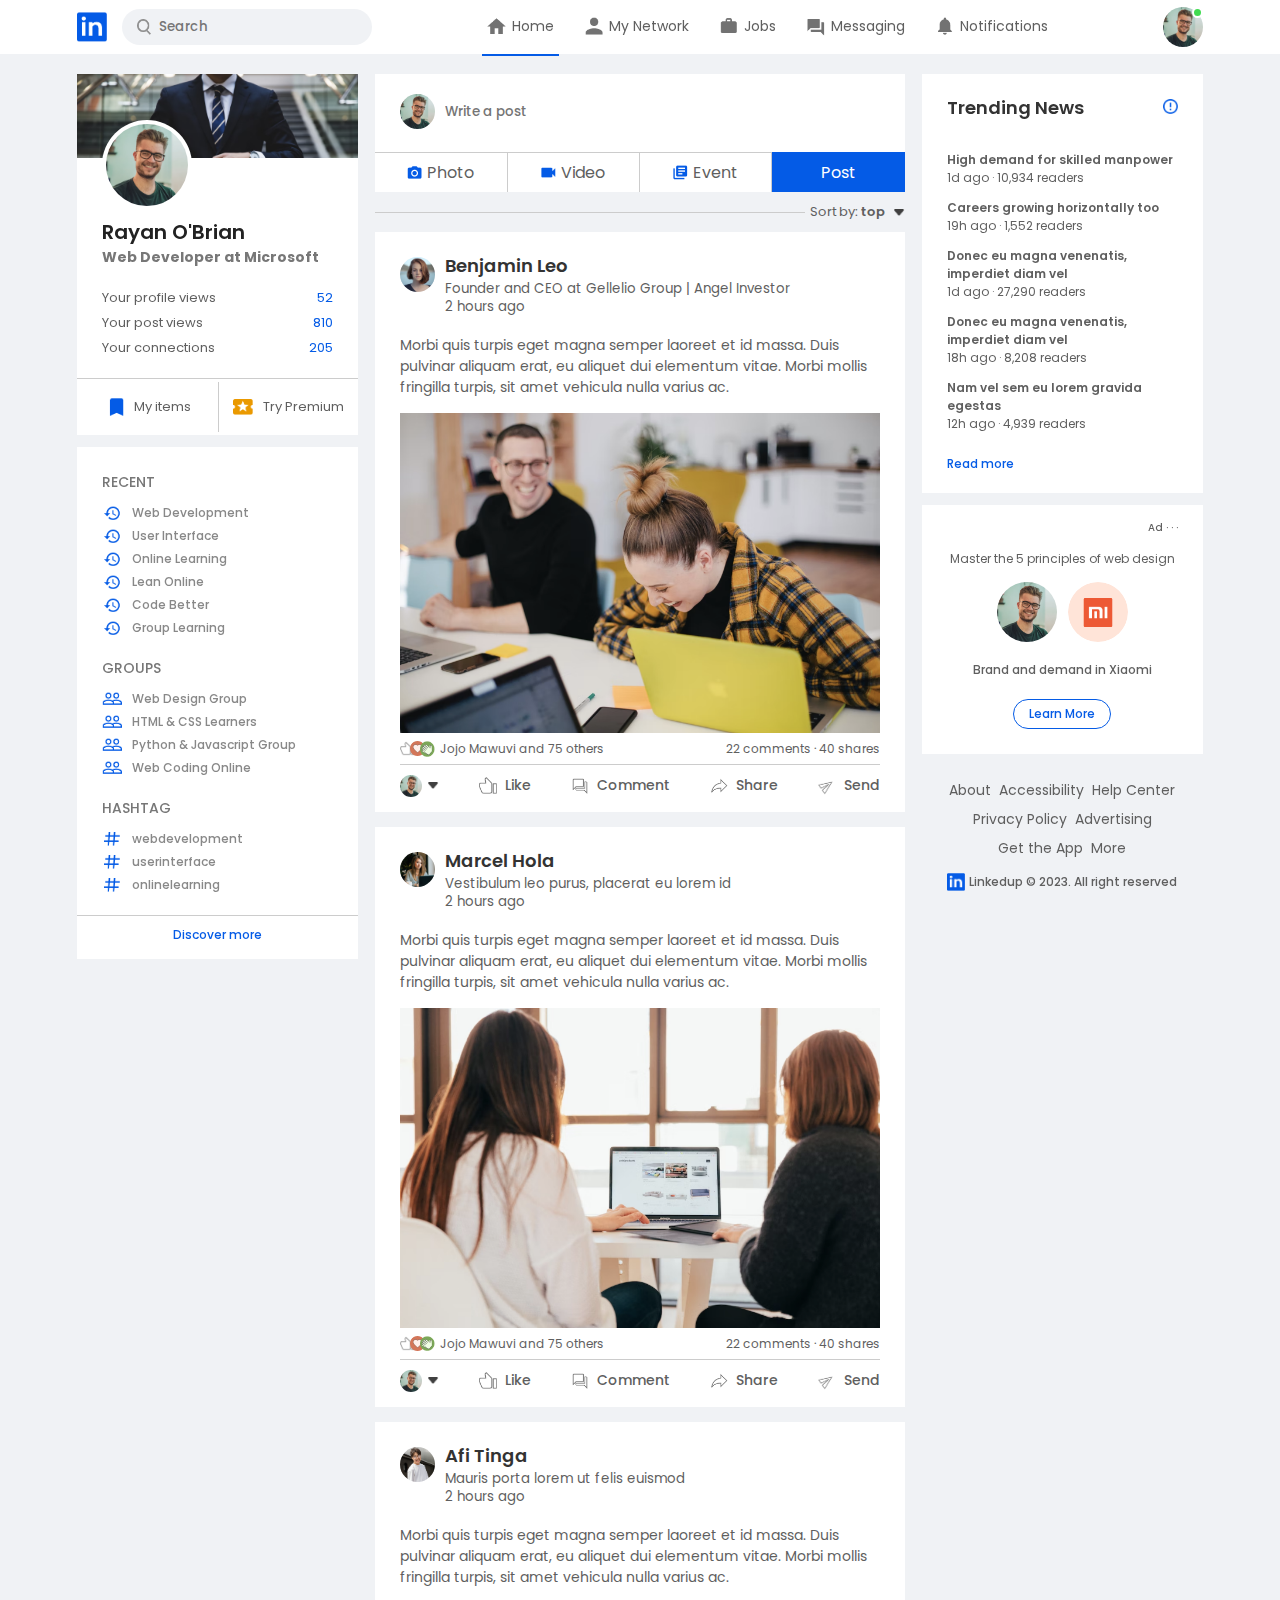
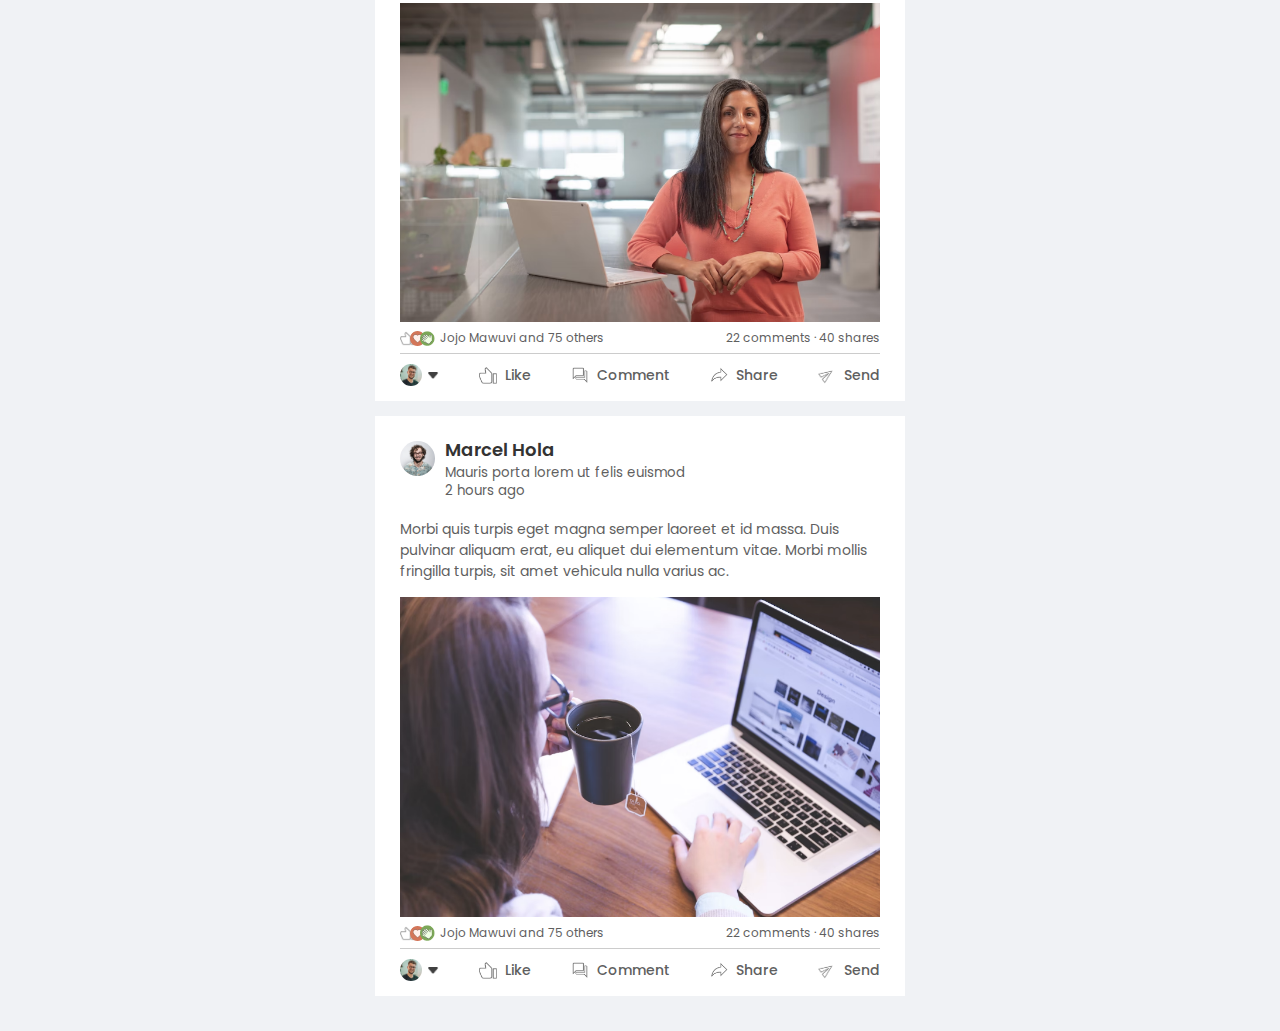
<file: index.html>
<!DOCTYPE html>
<html lang="en">
<head>
    <meta charset="UTF-8">
    <meta http-equiv="X-UA-Compatible" content="IE=edge">
    <meta name="viewport" content="width=device-width, initial-scale=1.0">
    <title>Social Media for Pro</title>
    <link rel="stylesheet" href="style.css">
</head>
<body>
    
    <nav class="navbar">
        <div class="navbar-left">
            <a href="index.html" class="logo"><img src="images/logo.png"></a>

            <div class="search-box">
                <img src="images/search.png">
                <input type="text" placeholder="Search">
            </div>

        </div>
        <div class="navbar-center">
            <ul>
                <li><a href="#" class="active-link"><img src="images/home.png"><span>Home</span></a></li>
                <li><a href="#"><img src="images/network.png"><span>My Network</span></a></li>
                <li><a href="#"><img src="images/jobs.png"><span>Jobs</span></a></li>
                <li><a href="#"><img src="images/message.png"><span>Messaging</span></a></li>
                <li><a href="#"><img src="images/notification.png"><span>Notifications</span></a></li>
            </ul>
        </div>
        <div class="navbar-right">
            <div class="online">
                <img src="images/user-1.png" class="nav-profile-img" onclick="toggleMenu()">
            </div>
        </div>

     <!-- -----------------profile-dropdown-menu------------- -->    
        <div class="profile-menu-wrap" id="profileMenu">
            <div class="profile-menu">
                <div class="user-info">
                    <img src="images/user-1.png">
                    <div>
                        <h3>Rayan O'Brian</h3>
                        <a href="profile.html">See your profile</a>
                    </div>
                </div>
                <hr>
                <a href="#" class="profile-menu-link">
                    <img src="images/feedback.png">
                    <p>Give Feedback</p>
                    <span>></span>
                </a>
                <a href="#" class="profile-menu-link">
                    <img src="images/setting.png">
                    <p>Setting & Privacy</p>
                    <span>></span>
                </a>
                <a href="#" class="profile-menu-link">
                    <img src="images/help.png">
                    <p>Help & Support</p>
                    <span>></span>
                </a>
                <a href="#" class="profile-menu-link">
                    <img src="images/display.png">
                    <p>Display & Accessibility</p>
                    <span>></span>
                </a>
                <a href="#" class="profile-menu-link">
                    <img src="images/logout.png">
                    <p>Logout</p>
                    <span>></span>
                </a>
            </div>
        </div>

    </nav>

    <!-- -----------------navbar end------------- -->

    <div class="container">
        <!-- -----------------left-sidebar------------- -->
        <div class="left-sidebar">
            <div class="sidebar-profile-box">
                <img src="images/cover-pic.png" width="100%">
                <div class="sidebar-profile-info">
                    <img src="images/user-1.png">
                    <h1>Rayan O'Brian</h1>
                    <h3>Web Developer at Microsoft</h3>
                    <ul>
                        <li>Your profile views <span>52</span></li>
                        <li>Your post views <span>810</span></li>
                        <li>Your connections <span>205</span></li>
                    </ul>
                </div>
                <div class="sidebar-profile-link">
                    <a href="#"><img src="images/items.png">My items</a>
                    <a href="#"><img src="images/premium.png">Try Premium</a>
                </div>
            </div>
            <div class="sidebar-activity" id="sidebarActivity">
                <h3>RECENT</h3>
                <a href="#"><img src="images/recent.png">Web Development</a>
                <a href="#"><img src="images/recent.png">User Interface</a>
                <a href="#"><img src="images/recent.png">Online Learning</a>
                <a href="#"><img src="images/recent.png">Lean Online</a>
                <a href="#"><img src="images/recent.png">Code Better</a>
                <a href="#"><img src="images/recent.png">Group Learning</a>
                <h3>GROUPS</h3>
                <a href="#"><img src="images/group.png">Web Design Group</a>
                <a href="#"><img src="images/group.png">HTML & CSS Learners</a>
                <a href="#"><img src="images/group.png">Python & Javascript Group</a>
                <a href="#"><img src="images/group.png">Web Coding Online</a>
                <h3>HASHTAG</h3>
                <a href="#"><img src="images/hashtag.png">webdevelopment</a>
                <a href="#"><img src="images/hashtag.png">userinterface</a>
                <a href="#"><img src="images/hashtag.png">onlinelearning</a>
                <div class="discover-more-link">
                    <a href="#">Discover more</a>
                </div>
            </div>
            <p id="showMoreLink" onclick="toggleActivity()">Show more <b>+</b></p>
        </div>
        <!-- -----------------main-content------------- -->
        <div class="main-content">
            <div class="create-post">
                <div class="create-post-input">
                    <img src="images/user-1.png">
                    <textarea rows="2" placeholder="Write a post"></textarea>
                </div>
                <div class="create-post-links">
                    <li><img src="images/photo.png">Photo</li>
                    <li><img src="images/video.png">Video</li>
                    <li><img src="images/event.png">Event</li>
                    <li>Post</li>
                </div>
            </div>
            <div class="sort-by">
                <hr>
                <p>Sort by: <span>top <img src="images/down-arrow.png"></span></p>
            </div>
            <div class="post">
                <div class="post-author">
                    <img src="images/user-3.png">
                    <div>
                        <h2>Benjamin Leo</h2>
                        <small>Founder and CEO at Gellelio Group | Angel Investor</small>
                        <small>2 hours ago</small>
                    </div>
                </div>
                <p>Morbi quis turpis eget magna semper laoreet et id massa. Duis pulvinar aliquam erat, 
                    eu aliquet dui elementum vitae. 
                    Morbi mollis fringilla turpis, sit amet vehicula nulla varius ac.
                </p>
                <img src="images/post-image-1.png" width="100%">
                <div class="post-stats">
                    <div>
                        <img src="images/thumbsup.png">
                        <img src="images/love.png">
                        <img src="images/clap.png">
                        <span class="liked-users">Jojo Mawuvi and 75 others</span>
                    </div>
                    <div>
                        <span>22 comments &middot; 40 shares</span>
                    </div>
                </div>
                <div class="post-activity">
                    <div>
                        <img src="images/user-1.png" class="post-activity-user-icon">
                        <img src="images/down-arrow.png" class="post-activity-arrow-icon">
                    </div>
                    <div class="post-activity-links">
                        <img src="images/like.png">
                        <span>Like</span>
                    </div>
                    <div class="post-activity-links">
                        <img src="images/comment.png">
                        <span>Comment</span>
                    </div>
                    <div class="post-activity-links">
                        <img src="images/share.png">
                        <span>Share</span>
                    </div>
                    <div class="post-activity-links">
                        <img src="images/send.png">
                        <span>Send</span>
                    </div>
                </div>
            </div>
            <div class="post">
                <div class="post-author">
                    <img src="images/user-4.png">
                    <div>
                        <h2>Marcel Hola</h2>
                        <small> Vestibulum leo purus, placerat eu lorem id</small>
                        <small>2 hours ago</small>
                    </div>
                </div>
                <p>Morbi quis turpis eget magna semper laoreet et id massa. Duis pulvinar aliquam erat, 
                    eu aliquet dui elementum vitae. 
                    Morbi mollis fringilla turpis, sit amet vehicula nulla varius ac.
                </p>
                <img src="images/post-image-2.png" width="100%">
                <div class="post-stats">
                    <div>
                        <img src="images/thumbsup.png">
                        <img src="images/love.png">
                        <img src="images/clap.png">
                        <span class="liked-users">Jojo Mawuvi and 75 others</span>
                    </div>
                    <div>
                        <span>22 comments &middot; 40 shares</span>
                    </div>
                </div>
                <div class="post-activity">
                    <div>
                        <img src="images/user-1.png" class="post-activity-user-icon">
                        <img src="images/down-arrow.png" class="post-activity-arrow-icon">
                    </div>
                    <div class="post-activity-links">
                        <img src="images/like.png">
                        <span>Like</span>
                    </div>
                    <div class="post-activity-links">
                        <img src="images/comment.png">
                        <span>Comment</span>
                    </div>
                    <div class="post-activity-links">
                        <img src="images/share.png">
                        <span>Share</span>
                    </div>
                    <div class="post-activity-links">
                        <img src="images/send.png">
                        <span>Send</span>
                    </div>
                </div>
            </div>
            <div class="post">
                <div class="post-author">
                    <img src="images/user-5.png">
                    <div>
                        <h2>Afi Tinga</h2>
                        <small>Mauris porta lorem ut felis euismod</small>
                        <small>2 hours ago</small>
                    </div>
                </div>
                <p>Morbi quis turpis eget magna semper laoreet et id massa. Duis pulvinar aliquam erat, 
                    eu aliquet dui elementum vitae. 
                    Morbi mollis fringilla turpis, sit amet vehicula nulla varius ac.
                </p>
                <img src="images/post-image-3.png" width="100%">
                <div class="post-stats">
                    <div>
                        <img src="images/thumbsup.png">
                        <img src="images/love.png">
                        <img src="images/clap.png">
                        <span class="liked-users">Jojo Mawuvi and 75 others</span>
                    </div>
                    <div>
                        <span>22 comments &middot; 40 shares</span>
                    </div>
                </div>
                <div class="post-activity">
                    <div>
                        <img src="images/user-1.png" class="post-activity-user-icon">
                        <img src="images/down-arrow.png" class="post-activity-arrow-icon">
                    </div>
                    <div class="post-activity-links">
                        <img src="images/like.png">
                        <span>Like</span>
                    </div>
                    <div class="post-activity-links">
                        <img src="images/comment.png">
                        <span>Comment</span>
                    </div>
                    <div class="post-activity-links">
                        <img src="images/share.png">
                        <span>Share</span>
                    </div>
                    <div class="post-activity-links">
                        <img src="images/send.png">
                        <span>Send</span>
                    </div>
                </div>
            </div>
            <div class="post">
                <div class="post-author">
                    <img src="images/user-2.png">
                    <div>
                        <h2>Marcel Hola</h2>
                        <small>Mauris porta lorem ut felis euismod</small>
                        <small>2 hours ago</small>
                    </div>
                </div>
                <p>Morbi quis turpis eget magna semper laoreet et id massa. Duis pulvinar aliquam erat, 
                    eu aliquet dui elementum vitae. 
                    Morbi mollis fringilla turpis, sit amet vehicula nulla varius ac.
                </p>
                <img src="images/post-image-4.png" width="100%">
                <div class="post-stats">
                    <div>
                        <img src="images/thumbsup.png">
                        <img src="images/love.png">
                        <img src="images/clap.png">
                        <span class="liked-users">Jojo Mawuvi and 75 others</span>
                    </div>
                    <div>
                        <span>22 comments &middot; 40 shares</span>
                    </div>
                </div>
                <div class="post-activity">
                    <div>
                        <img src="images/user-1.png" class="post-activity-user-icon">
                        <img src="images/down-arrow.png" class="post-activity-arrow-icon">
                    </div>
                    <div class="post-activity-links">
                        <img src="images/like.png">
                        <span>Like</span>
                    </div>
                    <div class="post-activity-links">
                        <img src="images/comment.png">
                        <span>Comment</span>
                    </div>
                    <div class="post-activity-links">
                        <img src="images/share.png">
                        <span>Share</span>
                    </div>
                    <div class="post-activity-links">
                        <img src="images/send.png">
                        <span>Send</span>
                    </div>
                </div>
            </div>
        </div>
        <!-- -----------------right-sidebar------------- -->
        <div class="right-sidebar">
            <div class="sidebar-news">
                <img src="images/more.png" class="info-icon">
                <h3>Trending News</h3>
                <a href="#">High demand for skilled manpower</a>
                <span>1d ago &middot; 10,934 readers</span>

                <a href="#">Careers growing horizontally too</a>
                <span>19h ago &middot; 1,552 readers</span>

                <a href="#">Donec eu magna venenatis, imperdiet diam vel</a>
                <span>1d ago &middot; 27,290 readers</span>

                <a href="#">Donec eu magna venenatis, imperdiet diam vel</a>
                <span>18h ago &middot; 8,208 readers</span>

                <a href="#">Nam vel sem eu lorem gravida egestas</a>
                <span>12h ago &middot; 4,939 readers</span>

                <a href="#" class="read-more-link">Read more</a>
            </div>
            <div class="sidebar-ad">
                <small>Ad &middot; &middot; &middot;</small>
                <p>Master the 5 principles of web design</p>
                <div>
                    <img src="images/user-1.png">
                    <img src="images/mi-logo.png">
                </div>
                <b>Brand and demand in Xiaomi</b>
                <a href="#" class="ad-link">Learn More</a>
            </div>

            <div class="sidebar-useful-links">
                <a href="#">About</a>
                <a href="#">Accessibility</a>
                <a href="#">Help Center</a>
                <a href="#">Privacy Policy</a>
                <a href="#">Advertising</a>
                <a href="#">Get the App</a>
                <a href="#">More</a>

                <div class="copyright-msg">
                    <img src="images/logo.png">
                    <p>Linkedup &#169; 2023. All right reserved</p>
                </div>
            </div>
        </div>
    </div>

<script>
    let profileMenu = document.getElementById("profileMenu");

    function toggleMenu(){
        profileMenu.classList.toggle("open-menu");
    }
</script>

<script>
    let sidebarActivity =  document.getElementById("sidebarActivity");
    let moreLink =  document.getElementById("showMoreLink");

    function toggleActivity(){
        sidebarActivity.classList.toggle("open-activity");

        if(sidebarActivity.classList.contains("open-activity")){
            moreLink.innerHTML = "Show Less <b>-</b>";
        }else{
            moreLink.innerHTML = "Show More <b>+</b>";
        }
    }
</script>

</body>
</html>
</file>
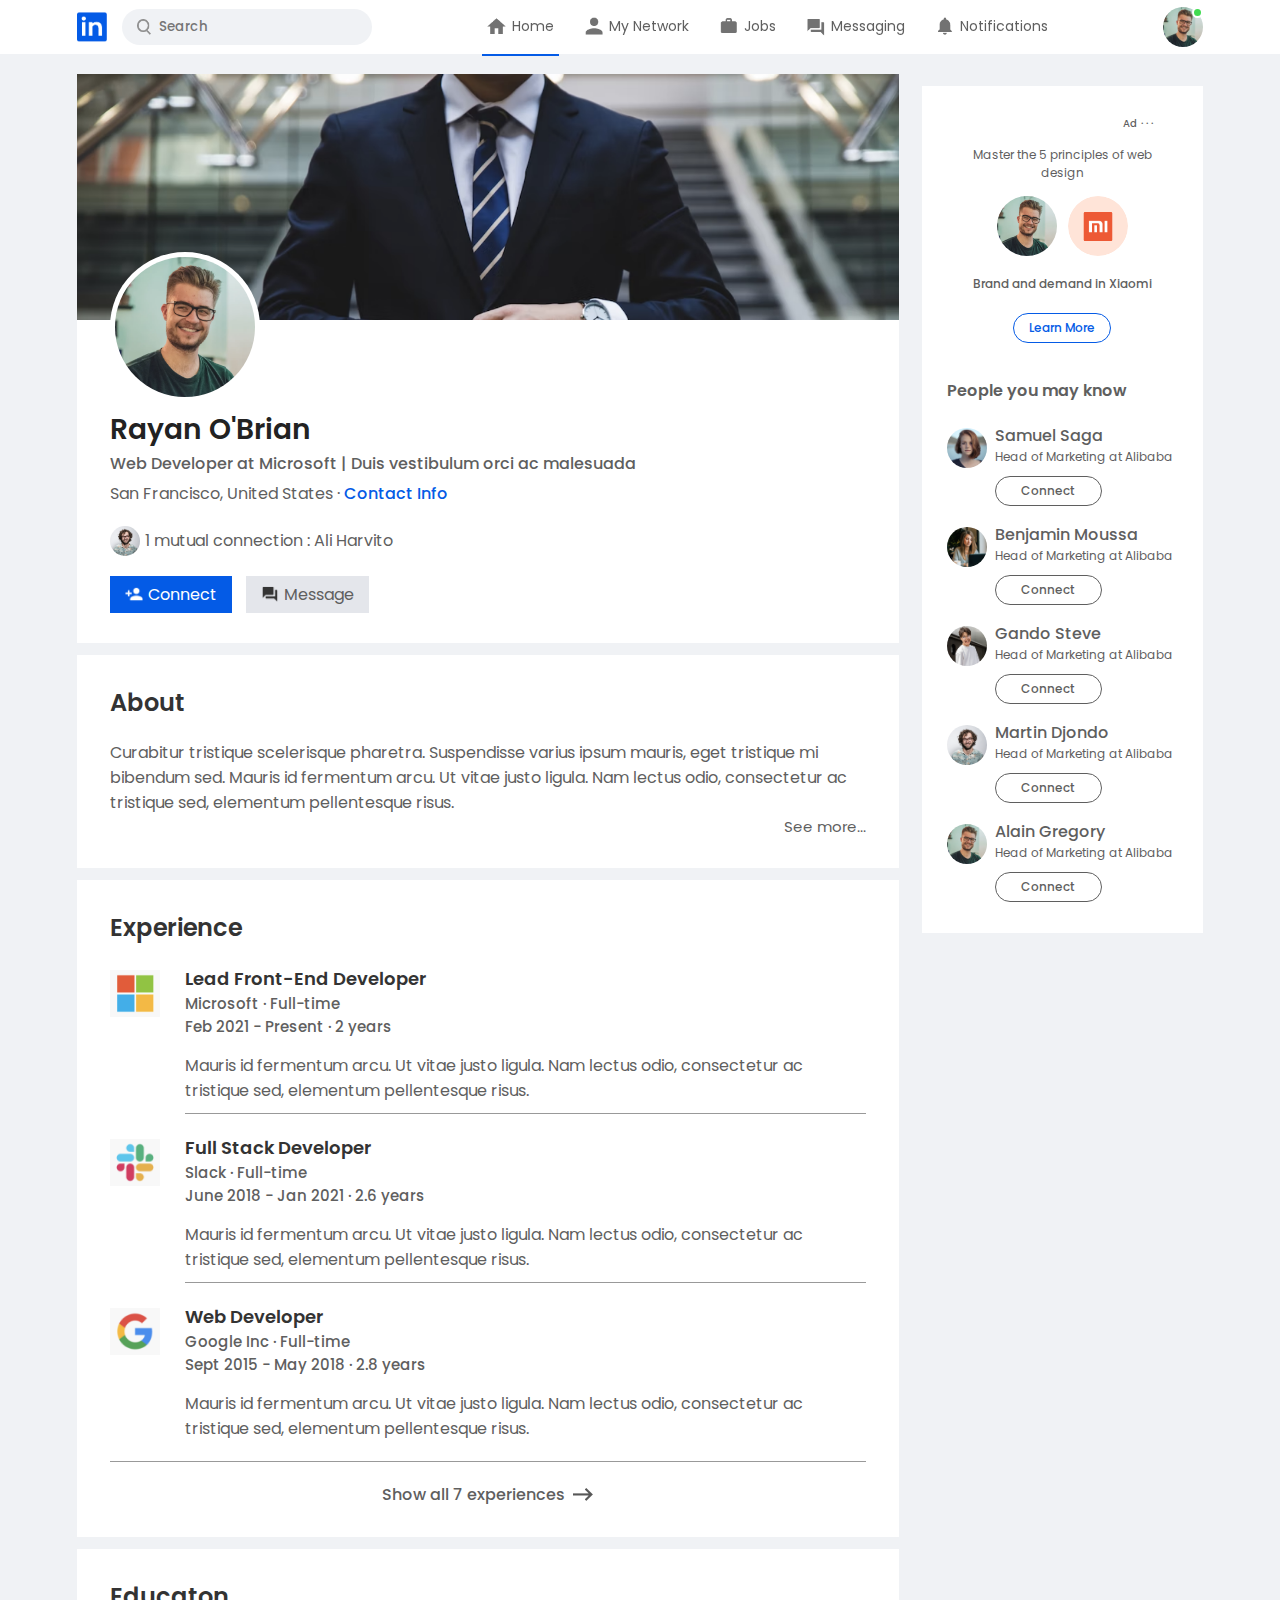
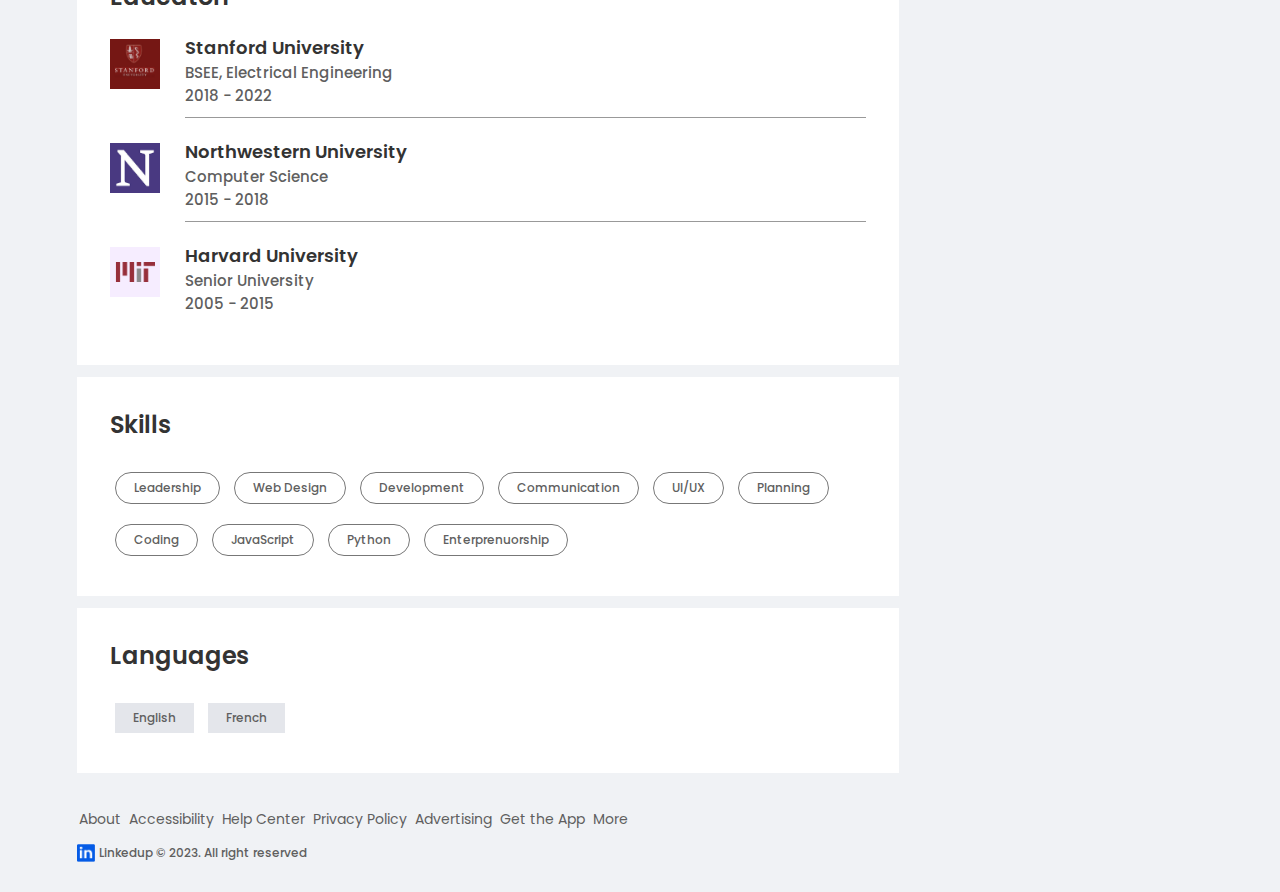
<file: profile.html>
<!DOCTYPE html>
<html lang="en">
<head>
    <meta charset="UTF-8">
    <meta http-equiv="X-UA-Compatible" content="IE=edge">
    <meta name="viewport" content="width=device-width, initial-scale=1.0">
    <title>Profile - Social Media for Pro</title>
    <link rel="stylesheet" href="style.css">
</head>
<body>
    
    <nav class="navbar">
        <div class="navbar-left">
            <a href="index.html" class="logo"><img src="images/logo.png"></a>

            <div class="search-box">
                <img src="images/search.png">
                <input type="text" placeholder="Search">
            </div>

        </div>
        <div class="navbar-center">
            <ul>
                <li><a href="#" class="active-link"><img src="images/home.png"><span>Home</span></a></li>
                <li><a href="#"><img src="images/network.png"><span>My Network</span></a></li>
                <li><a href="#"><img src="images/jobs.png"><span>Jobs</span></a></li>
                <li><a href="#"><img src="images/message.png"><span>Messaging</span></a></li>
                <li><a href="#"><img src="images/notification.png"><span>Notifications</span></a></li>
            </ul>
        </div>
        <div class="navbar-right">
            <div class="online">
                <img src="images/user-1.png" class="nav-profile-img" onclick="toggleMenu()">
            </div>
        </div>

     <!-- -----------------profile-dropdown-menu------------- -->    
        <div class="profile-menu-wrap" id="profileMenu">
            <div class="profile-menu">
                <div class="user-info">
                    <img src="images/user-1.png">
                    <div>
                        <h3>Rayan O'Brian</h3>
                        <a href="profile.html">See your profile</a>
                    </div>
                </div>
                <hr>
                <a href="#" class="profile-menu-link">
                    <img src="images/feedback.png">
                    <p>Give Feedback</p>
                    <span>></span>
                </a>
                <a href="#" class="profile-menu-link">
                    <img src="images/setting.png">
                    <p>Setting & Privacy</p>
                    <span>></span>
                </a>
                <a href="#" class="profile-menu-link">
                    <img src="images/help.png">
                    <p>Help & Support</p>
                    <span>></span>
                </a>
                <a href="#" class="profile-menu-link">
                    <img src="images/display.png">
                    <p>Display & Accessibility</p>
                    <span>></span>
                </a>
                <a href="#" class="profile-menu-link">
                    <img src="images/logout.png">
                    <p>Logout</p>
                    <span>></span>
                </a>
            </div>
        </div>

    </nav>

    <!-- -----------------navbar end------------- -->

    <div class="container">
        <div class="profile-main">
            <div class="profile-container">
                <img src="images/cover-pic.png" width="100%">
                <div class="profile-container-inner">
                    <img src="images/user-1.png" class="profile-pic">
                    <h2>Rayan O'Brian</h2>
                    <b>Web Developer at Microsoft | Duis vestibulum orci ac malesuada</b>
                    <p>San Francisco, United States &middot; <a href="#">Contact Info</a></p>
                    <div class="mutual-connection">
                        <img src="images/user-2.png">
                        <span>1 mutual connection : Ali Harvito</span>
                    </div>
                    <div class="profile-btn">
                        <a href="#" class="primary-btn"><img src="images/connect.png">Connect</a>
                        <a href="#"><img src="images/chat.png">Message</a>
                    </div>
                </div>
            </div>
            <div class="profile-description">
                <h2>About</h2>
                <p>Curabitur tristique scelerisque pharetra. Suspendisse varius ipsum mauris, eget tristique mi bibendum sed. 
                    Mauris id fermentum arcu. Ut vitae justo ligula. 
                    Nam lectus odio, consectetur ac tristique sed, elementum pellentesque risus.</p>
                    <a href="#" class="see-more-link">See more...</a>
            </div>
            <div class="profile-description">
                <h2>Experience</h2>
                <div class="profile-desc-row">
                    <img src="images/microsoft.png">
                    <div>
                        <h3>Lead Front-End Developer</h3>
                        <b>Microsoft &middot; Full-time</b>
                        <b>Feb 2021 - Present &middot; 2 years</b>
                        <p>Mauris id fermentum arcu. Ut vitae justo ligula. 
                            Nam lectus odio, consectetur ac tristique sed, elementum pellentesque risus.</p>
                        <hr>
                    </div>
                </div>
                <div class="profile-desc-row">
                    <img src="images/slack.png">
                    <div>
                        <h3>Full Stack Developer</h3>
                        <b>Slack &middot; Full-time</b>
                        <b>June 2018 - Jan 2021 &middot; 2.6 years</b>
                        <p>Mauris id fermentum arcu. Ut vitae justo ligula. 
                            Nam lectus odio, consectetur ac tristique sed, elementum pellentesque risus.</p>
                        <hr>
                    </div>
                </div>
                <div class="profile-desc-row">
                    <img src="images/google.png">
                    <div>
                        <h3>Web Developer</h3>
                        <b>Google Inc &middot; Full-time</b>
                        <b>Sept 2015 - May 2018 &middot; 2.8 years</b>
                        <p>Mauris id fermentum arcu. Ut vitae justo ligula. 
                            Nam lectus odio, consectetur ac tristique sed, elementum pellentesque risus.</p>
                    </div>
                </div>
                <hr>
                <a href="#" class="experience-link">Show all 7 experiences <img src="images/right-arrow.png"></a>
            </div>
            <div class="profile-description">
                <h2>Educaton</h2>
                <div class="profile-desc-row">
                    <img src="images/stanford.png">
                    <div>
                        <h3>Stanford University</h3>
                        <b>BSEE, Electrical Engineering</b>
                        <b>2018 - 2022</b>
                        <hr>
                    </div>
                </div>
                <div class="profile-desc-row">
                    <img src="images/north.png">
                    <div>
                        <h3>Northwestern University</h3>
                        <b>Computer Science</b>
                        <b>2015 - 2018</b>
                        <hr>
                    </div>
                </div>
                <div class="profile-desc-row">
                    <img src="images/mit.png">
                    <div>
                        <h3>Harvard University</h3>
                        <b>Senior University</b>
                        <b>2005 - 2015</b>
                    </div>
                </div>
            </div>
            <div class="profile-description">
                <h2>Skills</h2>
                <a href="#" class="Skills-btn">Leadership</a>
                <a href="#" class="Skills-btn">Web Design</a>
                <a href="#" class="Skills-btn">Development</a>
                <a href="#" class="Skills-btn">Communication</a>
                <a href="#" class="Skills-btn">UI/UX</a>
                <a href="#" class="Skills-btn">Planning</a>
                <a href="#" class="Skills-btn">Coding</a>
                <a href="#" class="Skills-btn">JavaScript</a>
                <a href="#" class="Skills-btn">Python</a>
                <a href="#" class="Skills-btn">Enterprenuorship</a>
            </div>
            <div class="profile-description">
                <h2>Languages</h2>
                <a href="#" class="language-btn">English</a>
                <a href="#" class="language-btn">French</a>
            </div>
        </div>

        <!-- ----------------------------profile-sidebar------------------------ -->
        <div class="profile-sidebar">
            <div class="sidebar-ad">
                <small>Ad &middot; &middot; &middot;</small>
                <p>Master the 5 principles of web design</p>
                <div>
                    <img src="images/user-1.png">
                    <img src="images/mi-logo.png">
                </div>
                <b>Brand and demand in Xiaomi</b>
                <a href="#" class="ad-link">Learn More</a>
            </div>

            <div class="sidebar-people">
                <h3>People you may know</h3>
                <div class="sidebar-people-row">
                    <img src="images/user-3.png">
                    <div>
                        <h2>Samuel Saga</h2>
                        <p>Head of Marketing at Alibaba</p>
                        <a href="#">Connect</a>
                    </div>
                </div>
                <div class="sidebar-people-row">
                    <img src="images/user-4.png">
                    <div>
                        <h2>Benjamin Moussa</h2>
                        <p>Head of Marketing at Alibaba</p>
                        <a href="#">Connect</a>
                    </div>
                </div>
                <div class="sidebar-people-row">
                    <img src="images/user-5.png">
                    <div>
                        <h2>Gando Steve</h2>
                        <p>Head of Marketing at Alibaba</p>
                        <a href="#">Connect</a>
                    </div>
                </div>
                <div class="sidebar-people-row">
                    <img src="images/user-2.png">
                    <div>
                        <h2>Martin Djondo</h2>
                        <p>Head of Marketing at Alibaba</p>
                        <a href="#">Connect</a>
                    </div>
                </div>
                <div class="sidebar-people-row">
                    <img src="images/user-1.png">
                    <div>
                        <h2>Alain Gregory</h2>
                        <p>Head of Marketing at Alibaba</p>
                        <a href="#">Connect</a>
                    </div>
                </div>
            </div>
        </div>
    </div>

  <div class="profile-footer">
    <div class="sidebar-useful-links">
        <a href="#">About</a>
        <a href="#">Accessibility</a>
        <a href="#">Help Center</a>
        <a href="#">Privacy Policy</a>
        <a href="#">Advertising</a>
        <a href="#">Get the App</a>
        <a href="#">More</a>

        <div class="copyright-msg">
            <img src="images/logo.png">
            <p>Linkedup &#169; 2023. All right reserved</p>
        </div>
    </div>
  </div>

<script>
    let profileMenu = document.getElementById("profileMenu");

    function toggleMenu(){
        profileMenu.classList.toggle("open-menu");
    }
</script>

</body>
</html>
</file>
<file: style.css>
@import url('https://fonts.googleapis.com/css2?family=Poppins:ital,wght@0,400;0,500;0,600;0,700;1,400&display=swap');

*{
    margin: 0;
    padding: 0;
    font-family: 'Poppins', sans-serif;
    box-sizing: border-box;
}
body{
    background: #f0f2f5;
    color: #5f5f5f;
}
a{
    text-decoration: none;
    color: #5f5f5f;
}
.navbar{
    display: flex;
    align-items: center;
    justify-content: space-between;
    background: #fff;
    padding: 6px 6%;
    position: sticky;
    top: 0;
    z-index: 100;
    box-shadow: 0 5px 10px, rgba(0, 0, 0, 0.1);
}
.logo img{
    width: 30px;
    margin-right: 15px;
    display: block;
}
.navbar-center ul li{
    display: inline-block;
    list-style: none;
}
.navbar-center ul li a{
    display: flex;
    align-items: center;
    font-size: 14px;
    margin: 5px 8px;
    padding-right: 5px;
    position: relative;
}
.navbar-center ul li a img{
    width: 30px;
}
.navbar-center ul li a::after{
    content: '';
    width: 0;
    height: 2px;
    background: #045be6;
    position: absolute;
    bottom: -15px;
    transition: width 0.3s;
}
.navbar-center ul li a:hover::after,
.navbar-center ul li a.active-link::after
{
    width: 100%;
}
.nav-profile-img{
    width: 40px;
    border-radius: 50%;
    display: block;
    cursor: pointer;
    position: relative;
}
.online{
    position: relative;
}
.online::after{
    content: '';
    width: 7px;
    height: 7px;
    border: 2px solid #fff;
    border-radius: 50%;
    right: 0px; 
    top: 0px;
    background: #41db51;
    position: absolute;
}
.search-box{
    background: #f0f2f5;
    width: 250px;
    border-radius: 20px;
    display: flex;
    align-items: center;
    padding: 0 15px;
}
.navbar-left{
    display: flex;
    align-items: center;
}
.search-box img{
    width: 14px;
}
.search-box input{
    width: 100%;
    background: transparent;
    padding: 8px;
    outline: none;
    border: 0;
}

/* -----------------navbar end--------------- */

.container{
    padding: 20px 6%;
    display: flex;
    flex-wrap: wrap;
    justify-content: space-between;
}

/* -----------------left-sidebar--------------- */
.left-sidebar{
    flex-basis: 25%;
    align-self: flex-start;
    position: sticky;
    top: 73px;
}
.sidebar-profile-box{
    background: #fff;
}
.sidebar-profile-info{
    padding: 0 25px;
}
.sidebar-profile-info img{
    width: 90px;
    border-radius: 50%;
    background: #fff;
    padding: 4px;
    margin-top: -45px;
}
.sidebar-profile-info h1{
    font-size: 20px;
    font-weight: 600;
    color: #222;
}
.sidebar-profile-info h3{
    font-size: 14px;
    font-weight: 700;
    color: #777;
}
.sidebar-profile-info ul{
    list-style: none;
    margin: 20px 0;
}
.sidebar-profile-info ul li{
    width: 100%;
    margin: 5px 0;
    font-size: 13px;
}
.sidebar-profile-info ul li span{
    float: right;
    color: #045be6;
}
.sidebar-profile-link{
    display: flex;
    align-items: center;
    border-top: 1px solid #ccc;
}
.sidebar-profile-link a{
    flex-basis: 50%;
    display: flex;
    align-items: center;
    justify-content: center;
    padding: 15px 0;
    font-size: 13px;
    border-left: 1px solid #ccc;
}
.sidebar-profile-link a:first-child{
    border-left: 0;
}
.sidebar-profile-link a img{
    width: 20px;
    margin-right: 10px;
}
.sidebar-activity{
    background: #fff;
    padding: 5px 25px;
    margin: 12px 0;
}
.sidebar-activity h3{
    color: #777;
    font-size: 14px;
    font-weight: 500;
    margin: 20px 0 10px;
}
.sidebar-activity a{
    display: flex;
    align-items: center;
    font-size: 12px;
    font-weight: 500;
    color: #888;
    margin: 3px 0;
}
.sidebar-activity a img{
    width: 20px;
    margin-right: 10px;
}
.discover-more-link{
    border-top: 1px solid #ccc;
    text-align: center;
    margin-top: 20px;
    margin-left: -25px;
    margin-right: -25px;
}
.discover-more-link a{
    color: #045be6;
    display: inline-block;
    margin: 10px 0;
}


/* -----------------right-sidebar------------- */
.right-sidebar{
    flex-basis: 25%;
    align-self: flex-start;
    position: sticky;
    top: 73px;
}
.sidebar-news{
    background: #fff;
    padding: 10px 25px;
}
.info-icon{
    width: 15px;
    float: right;
    margin-top: 15px;
}
.sidebar-news h3{
    font-size: 18px;
    font-weight: 600;
    color: #333;
    margin: 10px 0 30px;
}
.sidebar-news a{
    display: block;
    font-size: 12px;
    font-weight: 600;
    margin-top: 10px;
    margin-bottom: -5px;
}
.sidebar-news span{
    font-size: 12px;
}
.sidebar-news .read-more-link{
    color: #045be6;
    font-weight: 500;
    margin: 20px 0 10px;
}
.sidebar-ad{
    background: #fff;
    padding: 15px 25px;
    text-align: center;
    margin: 12px 0;
    font-size: 12px;
}
.sidebar-ad img{
    width: 60px;
    border-radius: 50%;
    margin: 4px;
}
.sidebar-ad small{
    float: right;
    font-weight: 500;
}
.sidebar-ad p{
    margin-top: 30px;
    margin-bottom: 10px;
}
.sidebar-ad b{
    display: block;
    font-weight: 500;
    margin-top: 10px;
}
.ad-link{
    display: inline-block;
    border: 1px solid #045be6;
    border-radius: 30px;
    padding: 5px 15px;
    color: #045be6;
    font-weight: 500;
    margin: 20px auto 10px;
}
.sidebar-useful-links{
    padding: 10px 25px;
    text-align: center;
}
.sidebar-useful-links a{
    display: inline-block;
    font-size: 14px;
    margin: 4px 2px;
}
.copyright-msg{
    display: flex;
    align-items: center;
    justify-content: center;
    font-size: 12px;
    margin-top: 10px;
    font-weight: 500;
}
.copyright-msg img{ 
    width: 18px;
    margin-right: 4px;
}
/* -----------------main-content------------- */
.main-content{
    flex-basis: 47%;
}
.create-post{
    background: #fff;
}
.create-post-input{
    padding: 20px 25px 10px;
    display: flex;
    align-items: flex-start;
}
.create-post-input img{
    width: 35px;
    border-radius: 50%;
    margin-right: 10px;
}
.create-post-input textarea{
    width: 100%;
    border: 0;
    resize: none;
    outline: 0;
    background: transparent;
    margin-top: 8px;
}
::placeholder{
    font-weight: 500;
}
.create-post-links{
    display: flex;
    align-items: flex-start;
}
.create-post-links li{
    list-style: none;
    border-top: 1px solid #ccc;
    border-right: 1px solid #ccc;
    flex-basis: 25%;
    height: 40px;
    font-size: 13p;
    display: flex;
    align-items: center;
    justify-content: center;
    cursor: pointer;
}
.create-post-links li img{
    width: 15px;
    margin-right: 5px;
}
.create-post-links li:last-child{
    background: #045be6;
    color: #fff;
    border-top: 0;
    border-right: 0;
}
.sort-by{
    display: flex;
    align-items: center;
    margin: 10px 0;
}
.sort-by hr{
    flex: 1;
    border: 0;
    height: 1px;
    background: #ccc;
}
.sort-by p{
    font-size: 13px;
    padding-left: 5px;
}
.sort-by p span{
    font-weight: 600;
    cursor: pointer;
}
.sort-by p span img{
    width: 12px;
    margin-left: 5px;
}
.post{
    background: #fff;
    padding: 20px 25px 5px;
    margin: 5px 0  15px;
}
.post-author{
    display: flex;
    align-items: flex-start;
    margin-bottom: 20px;
}
.post-author img{
    width: 35px;
    border-radius: 50%;
    margin-right: 10px;
    margin-top: 5px;
}
.post-author h2{
    font-size: 18px;
    font-weight: 600;
    color: #333;
}
.post-author small{
    display: block;
    margin-bottom: -2px;
}
.post p{
    font-size: 14px;
    margin-bottom: 15px;
}
.post-stats{
    display: flex;
    flex-wrap: wrap;
    align-items: center;
    justify-content: space-between;
    font-size: 12px;
    border-bottom: 1px solid #ccc;
    padding-bottom: 6px;
}
.post-stats div{
    display: flex;
    align-items: center;
}
.post-stats img{
    width: 15px;
    margin-right: -5px;
}
.liked-users{
    margin-left: 10px;
}
.post-activity{
    display: flex;
    align-items: center;
    justify-content: space-between;
    padding: 10px 0;
    font-size: 14px;
    font-weight: 500;
}
.post-activity div{
    display: flex;
    align-items: center;
}
.post-activity-user-icon{
    width: 22px;
    border-radius: 50%;
}
.post-activity-arrow-icon{
    width: 12px;
    margin-left: 5px;
}
.post-activity-links img{
    width: 18px;
    margin-right: 8px;
}


/* ---------------profile-drop-down-menu--------------------- */
.profile-menu-wrap{
    position: absolute;
    top: 100%;
    right: 5%;
    width: 320px;
    max-height: 0;
    overflow: hidden;
    transition: max-height 0.5s;
}
.profile-menu-wrap.open-menu{
    max-height: 400px;
}
.profile-menu{
    background: #222;
    color: #fff;
    padding: 20px;
    margin: 10px;
}
.user-info{
    display: flex;
    align-items: center;
}
.user-info img{
    width: 50px;
    border-radius: 50%;
    margin-right: 15px;
}
.user-info h3{
    font-weight: 500;
    margin-bottom: -7px;
}
.user-info a{
    color: #c9dbf8;
    font-size: 13px;
}
.profile-menu hr{
    border: 0;
    height: 1px;
    width: 100%;
    background: #fff;
    margin: 15px 0 10px;
}
.profile-menu-link{
    display: flex;
    align-items: center;
    color: #fff;
    font-size: 14px;
    margin: 12px 0;
}
.profile-menu-link p{
    width: 100%;
}
.profile-menu-link img{
    width: 35px;
    border-radius: 50%;
    margin-right: 15px;
}


/* -------------------profile-page--------------------- */

.profile-main{
    flex-basis: 73%;
}
.profile-sidebar{
    flex-basis: 25%;
    align-self: flex-start;
    position: sticky;
    top: 73px;
}
.profile-container{
    background: #fff;
}
.profile-container-inner{
    padding: 0 4% 10px;
}
.profile-pic{
    width: 150px;
    border-radius: 50%;
    margin-top: -75px;
    padding: 5px;
    background: #fff;
}
.profile-container h2{
    font-size: 28px;
    font-weight: 600;
    color: #222;
}
.profile-container b{
    font-weight: 500;
}
.profile-container p{
    margin-top: 5px;
}
.profile-container p a{
    color: #045be6;
    font-weight: 500;
}
.mutual-connection{
    display: flex;
    align-items: center;
    margin: 20px 0;
}
.mutual-connection img{
    width: 30px;
    border-radius: 50%;
    margin-right: 5px;
}
.profile-btn{
    margin: 20px 0;
}
.profile-btn a{
    display: inline-flex;
    align-items: center;
    background: #e4e6eb;
    padding: 6px 15px;
    margin-right: 10px;
}
.profile-btn img{
    width: 18px;
    margin-right: 5px;
}
.profile-btn .primary-btn{
    background: #045be6;
    color: #fff;
}
.profile-description{
    background: #fff;
    padding: 20px 4% 30px;
    margin: 12px 0;
}
.profile-description h2{
    color: #333;
    margin: 10px 0 20px;
    font-weight: 600;
}
.see-more-link{
    display: block;
    text-align: right;
    font-size: 15px;
}
.profile-desc-row{
    display: flex;
    align-items: flex-start;
    margin: 20px 0;
}
.profile-desc-row img{
    width: 50px;
    margin-right: 25px;
    margin-top: 5px;
}
.profile-desc-row div{
    width: 100%;
}
.profile-desc-row h3{
    font-size: 18px;
    font-weight: 600;
    color: #333;
}
.profile-desc-row b{
    display: block;
    font-weight: 500;
    font-size: 15px;
}
.profile-desc-row p{
    margin-top: 15px;
}
.profile-desc-row hr,
.profile-description hr{
    border: 0;
    border-bottom: 1px solid #999;
    margin-top: 10px;
}
.experience-link{
    display: flex;
    align-items: center;
    justify-content: center;
    padding-top: 20px;
    font-weight: 500    ;
}
.experience-link img{
    width: 20px;
    margin-left: 8px;
}
.Skills-btn{
    display: inline-block;
    margin: 10px 5px;
    padding: 6px 18px;
    border: 1px solid #777;
    border-radius: 30px;
    font-size: 12px;
    font-weight: 500;
}
.language-btn{
    display: inline-block;
    margin: 10px 5px;
    padding: 6px 18px;
    background: #e4e6eb;
    font-size: 12px;
    font-weight: 500;
}

/* ------------------right-sidebar----------------- */
.profile-sidebar .sidebar-ad{
    margin: 0;
}
.profile-sidebar{
    background: #fff;
    padding: 15px 25px;
    margin: 12px 0;
    font-size: 12px;
}
.profile-sidebar h3{
    font-size: 16px;
    font-weight: 600;
    margin: 10px 0 20px;
}
.sidebar-people-row{
    display: flex;
    align-items: flex-start;
    margin: 6px 0;
}
.sidebar-people-row img{
    width: 40px;
    border-radius: 50%;
    margin-right: 8px;
    margin-top: 5px;
}
.sidebar-people-row h2{
    font-size: 16px;
    font-weight: 500;
}
.sidebar-people-row a{
    display: inline-block;
    margin: 10px 0;
    padding: 5px 25px;
    border: 1px solid #5f5f5f;
    border-radius: 30px;
    font-weight: 500;
}
.profile-footer{
    padding: 0 6% 30px;
}
.profile-footer .sidebar-useful-links{
    text-align: left;
    padding: 0;
}
.profile-footer .copyright-msg{
    justify-content: flex-start;
}

#showMoreLink{
    display: none;
}

/* -------------------media query for small screen------------------------ */
@media only screen and (max-width: 900px){
    .search-box{
        background: transparent;
        width: auto;
        padding: 0;
    }
    .search-box input{
        width: 0;
        padding: 0;
    }
    .navbar-center ul li a span{
        display: none;
    }
    .navbar-center ul li a{
        padding-right: 0;
        margin: 5px;
    }
    .nav-profile-img{
        width: 30px;
    }
    .container{
        padding: 15px 3%;
    }
    .left-sidebar, .right-sidebar{
        flex-basis: 100%;
        position: relative;
        top: unset;
    }
    .main-content{
        flex-basis: 100%;
    }
    .post-stats{
        margin: 2px 0;
    }
    .post-activity-links span{
        display: none;
    }
    .post-activity-links img{
        margin-right: 0;
    }
    .profile-main, .profile-sidebar{
        flex-basis: 100%;
    }
    .profile-container,
    .create-post-links{
        font-size: 14px;
    }
    .profile-pic{
        width: 100px;
        margin-top: -50px;
    }
    .profile-description{
        font-size: 14px;
    }
    #showMoreLink{
        display: block;
        width: fit-content;
        margin: 10px auto;
        font-size: 14px;
        cursor: pointer;
    }
    .sidebar-activity{
        display: none;
    }
    .sidebar-activity.open-activity{
        display: block;
    }
}
</file>
